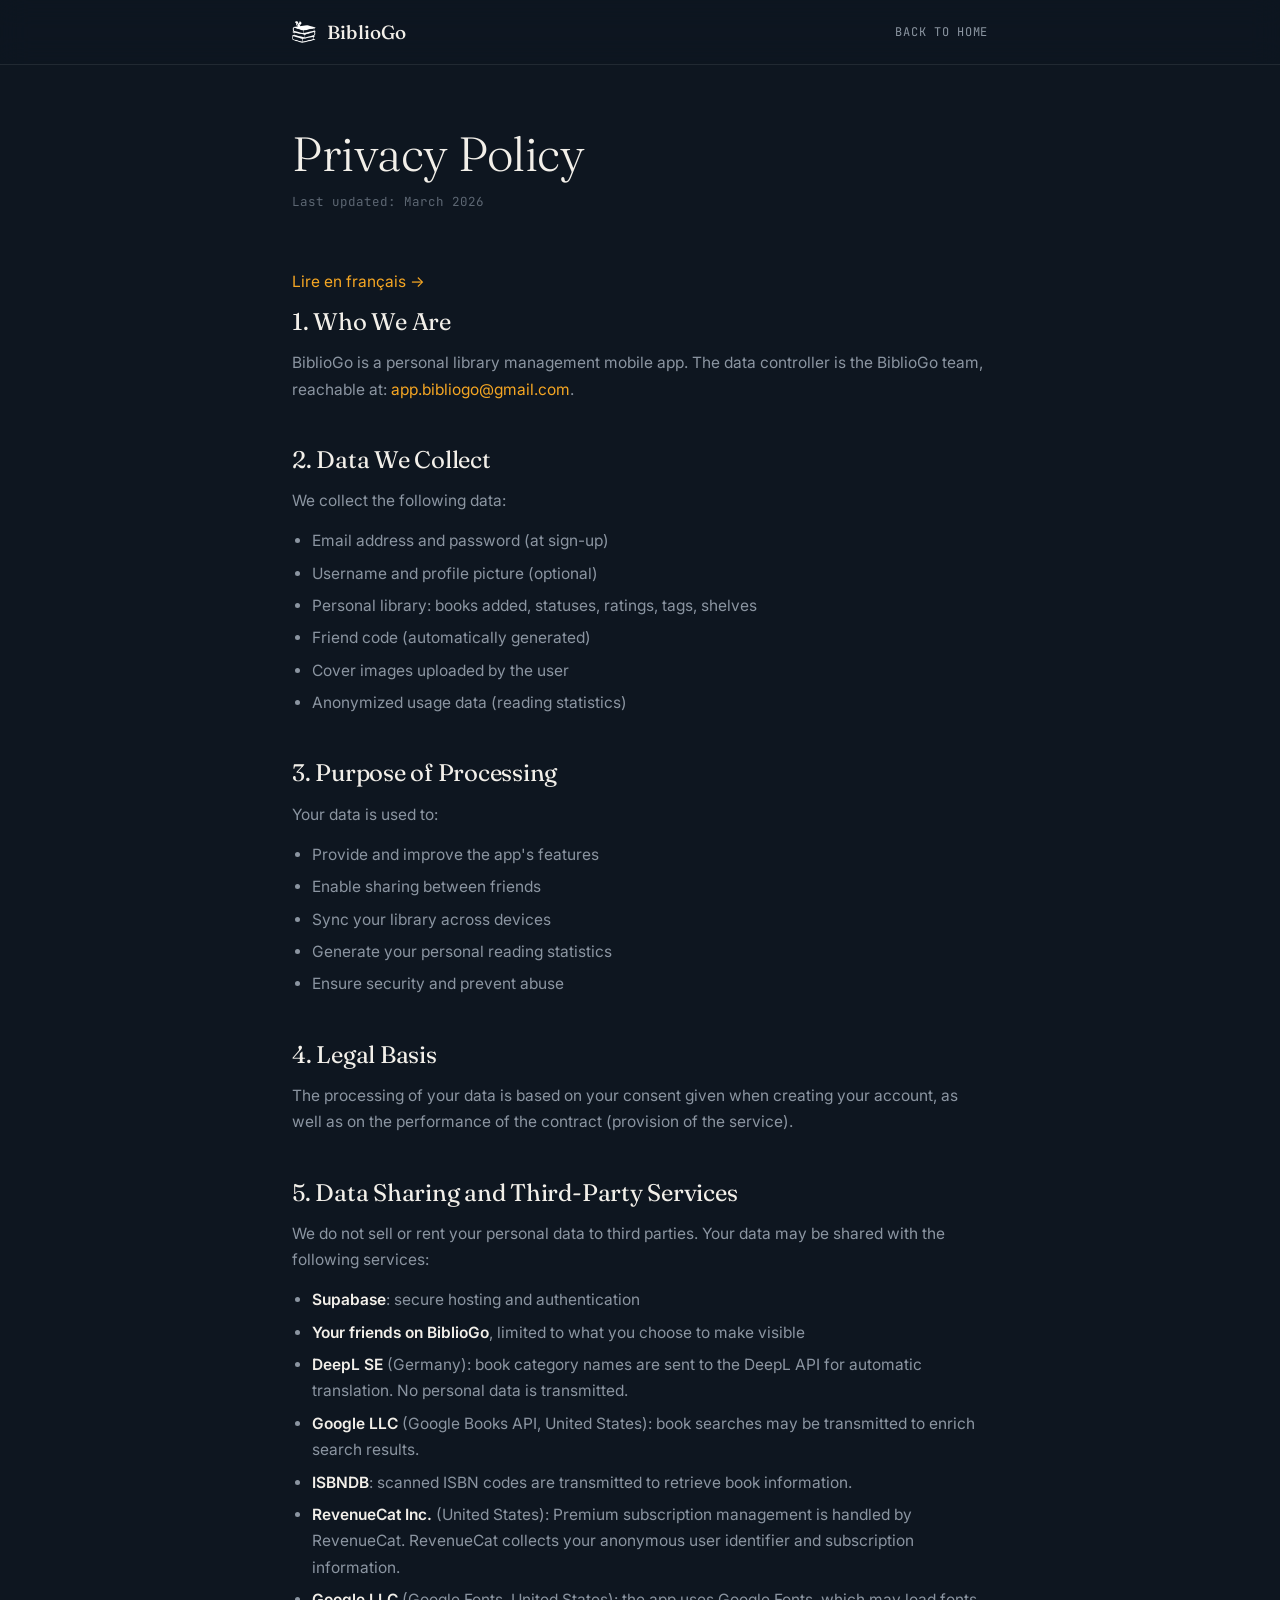
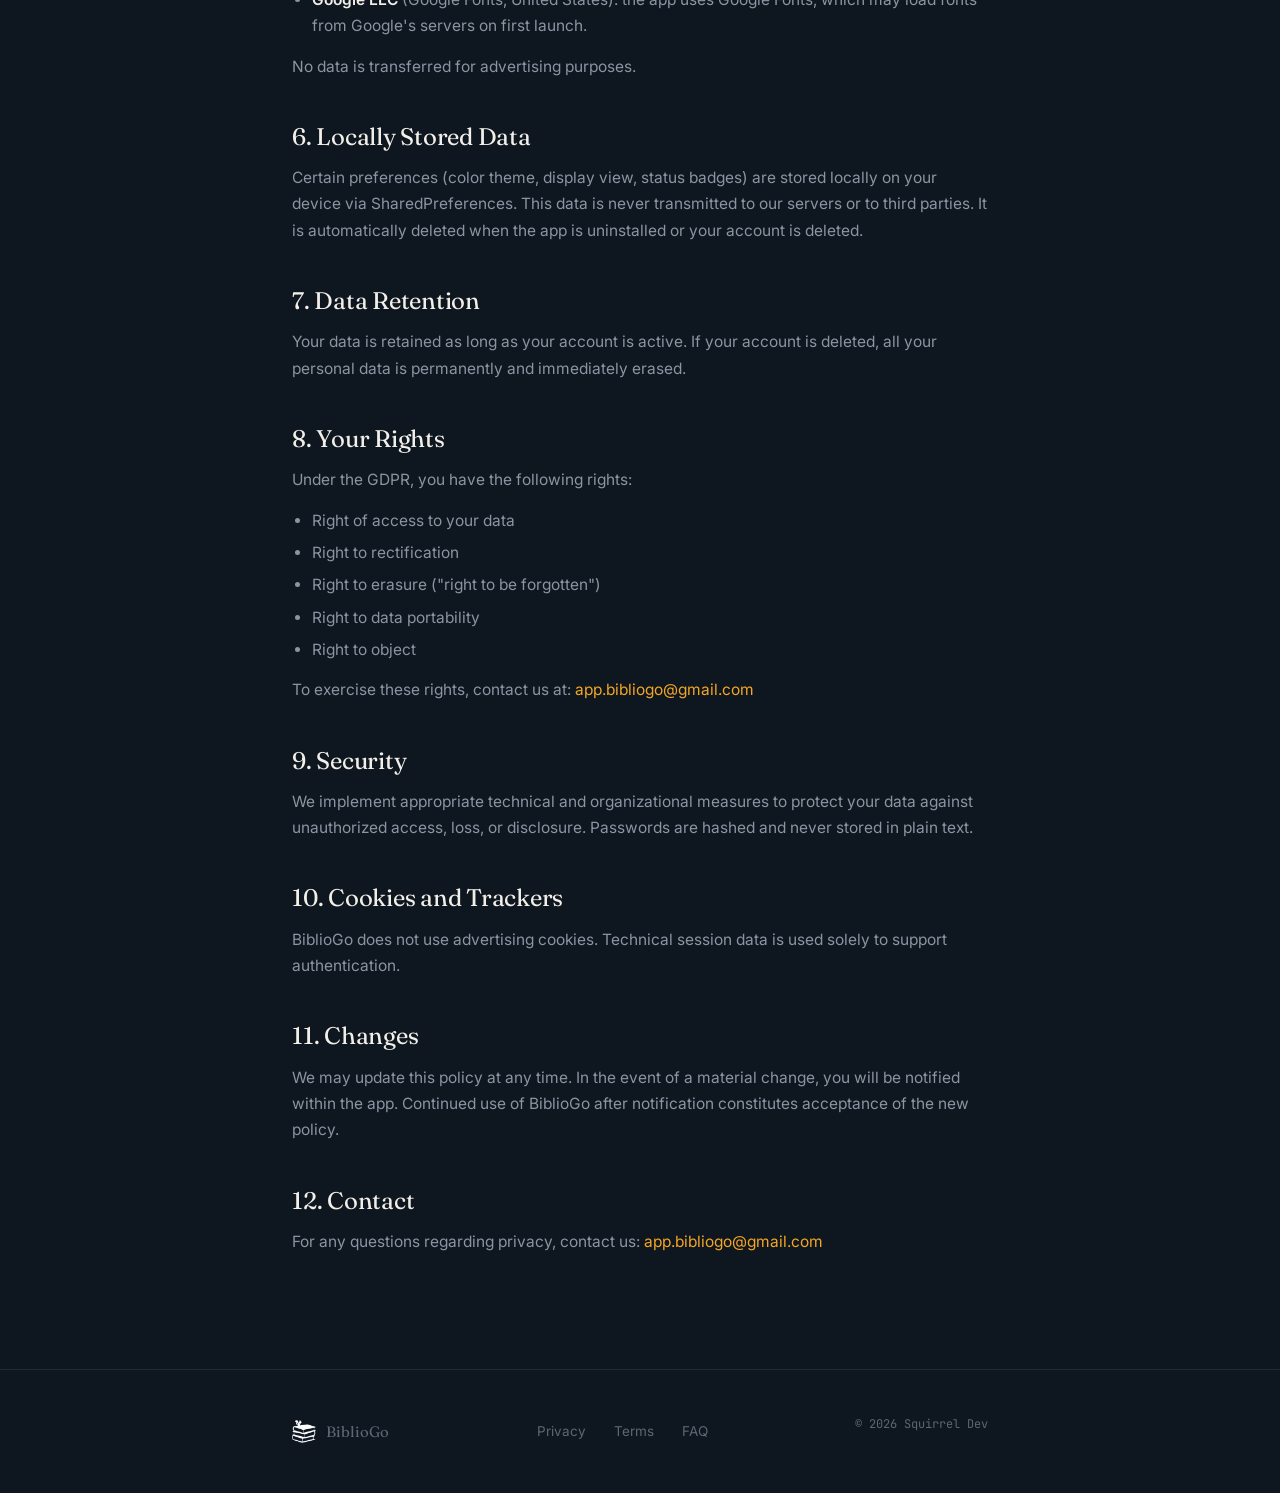
<file: en-privacy.html>
<!DOCTYPE html>
<html lang="en">
<head>
<meta charset="UTF-8">
<meta name="viewport" content="width=device-width, initial-scale=1.0">
<title>BiblioGo · Privacy Policy</title>
<meta name="description" content="Privacy policy for the BiblioGo app.">
<link rel="icon" href="/assets/favicon.ico" sizes="any">
<link rel="icon" type="image/png" sizes="192x192" href="/assets/icon-192.png">
<link rel="apple-touch-icon" href="/assets/apple-touch-icon.png">
<link rel="alternate" hreflang="fr" href="https://bibliogo.fr/privacy.html">
<link rel="alternate" hreflang="en" href="https://bibliogo.fr/en/privacy.html">
<link rel="preconnect" href="https://fonts.googleapis.com">
<link rel="preconnect" href="https://fonts.gstatic.com" crossorigin>
<link href="https://fonts.googleapis.com/css2?family=Fraunces:ital,opsz,wght@0,9..144,300;0,9..144,400;0,9..144,500;0,9..144,600;1,9..144,400;1,9..144,500&family=Inter:wght@400;500;600;700&family=JetBrains+Mono:wght@400;500&display=swap" rel="stylesheet">
<link rel="stylesheet" href="/assets/style.css">
<link rel="stylesheet" href="/assets/legal.css">
</head>
<body>

<header>
  <div class="nav">
    <a href="/index.html" class="brand">
      <img class="brand-mark" src="/assets/logo-mark-white.png" alt="" aria-hidden="true">
      BiblioGo
    </a>
    <a class="back-link" href="/index.html">Back to home</a>
  </div>
</header>

<main>
  <div class="wrap">
    <h1>Privacy Policy</h1>
    <p class="updated">Last updated: March 2026</p>
    <p><a href="/privacy.html">Lire en français →</a></p>

    <h2>1. Who We Are</h2>
    <p>BiblioGo is a personal library management mobile app. The data controller is the BiblioGo team, reachable at: <a href="mailto:app.bibliogo@gmail.com">app.bibliogo@gmail.com</a>.</p>

    <h2>2. Data We Collect</h2>
    <p>We collect the following data:</p>
    <ul>
      <li>Email address and password (at sign-up)</li>
      <li>Username and profile picture (optional)</li>
      <li>Personal library: books added, statuses, ratings, tags, shelves</li>
      <li>Friend code (automatically generated)</li>
      <li>Cover images uploaded by the user</li>
      <li>Anonymized usage data (reading statistics)</li>
    </ul>

    <h2>3. Purpose of Processing</h2>
    <p>Your data is used to:</p>
    <ul>
      <li>Provide and improve the app's features</li>
      <li>Enable sharing between friends</li>
      <li>Sync your library across devices</li>
      <li>Generate your personal reading statistics</li>
      <li>Ensure security and prevent abuse</li>
    </ul>

    <h2>4. Legal Basis</h2>
    <p>The processing of your data is based on your consent given when creating your account, as well as on the performance of the contract (provision of the service).</p>

    <h2>5. Data Sharing and Third-Party Services</h2>
    <p>We do not sell or rent your personal data to third parties. Your data may be shared with the following services:</p>
    <ul>
      <li><strong>Supabase</strong>: secure hosting and authentication</li>
      <li><strong>Your friends on BiblioGo</strong>, limited to what you choose to make visible</li>
      <li><strong>DeepL SE</strong> (Germany): book category names are sent to the DeepL API for automatic translation. No personal data is transmitted.</li>
      <li><strong>Google LLC</strong> (Google Books API, United States): book searches may be transmitted to enrich search results.</li>
      <li><strong>ISBNDB</strong>: scanned ISBN codes are transmitted to retrieve book information.</li>
      <li><strong>RevenueCat Inc.</strong> (United States): Premium subscription management is handled by RevenueCat. RevenueCat collects your anonymous user identifier and subscription information.</li>
      <li><strong>Google LLC</strong> (Google Fonts, United States): the app uses Google Fonts, which may load fonts from Google's servers on first launch.</li>
    </ul>
    <p>No data is transferred for advertising purposes.</p>

    <h2>6. Locally Stored Data</h2>
    <p>Certain preferences (color theme, display view, status badges) are stored locally on your device via SharedPreferences. This data is never transmitted to our servers or to third parties. It is automatically deleted when the app is uninstalled or your account is deleted.</p>

    <h2>7. Data Retention</h2>
    <p>Your data is retained as long as your account is active. If your account is deleted, all your personal data is permanently and immediately erased.</p>

    <h2>8. Your Rights</h2>
    <p>Under the GDPR, you have the following rights:</p>
    <ul>
      <li>Right of access to your data</li>
      <li>Right to rectification</li>
      <li>Right to erasure ("right to be forgotten")</li>
      <li>Right to data portability</li>
      <li>Right to object</li>
    </ul>
    <p>To exercise these rights, contact us at: <a href="mailto:app.bibliogo@gmail.com">app.bibliogo@gmail.com</a></p>

    <h2>9. Security</h2>
    <p>We implement appropriate technical and organizational measures to protect your data against unauthorized access, loss, or disclosure. Passwords are hashed and never stored in plain text.</p>

    <h2>10. Cookies and Trackers</h2>
    <p>BiblioGo does not use advertising cookies. Technical session data is used solely to support authentication.</p>

    <h2>11. Changes</h2>
    <p>We may update this policy at any time. In the event of a material change, you will be notified within the app. Continued use of BiblioGo after notification constitutes acceptance of the new policy.</p>

    <h2>12. Contact</h2>
    <p>For any questions regarding privacy, contact us: <a href="mailto:app.bibliogo@gmail.com">app.bibliogo@gmail.com</a></p>
  </div>
</main>

<footer>
  <div class="wrap foot-inner">
    <a href="/index.html" class="foot-brand">
      <img class="brand-mark" src="/assets/logo-mark-white.png" alt="" aria-hidden="true">
      BiblioGo
    </a>
    <div class="foot-links">
      <a href="/en/privacy.html">Privacy</a>
      <a href="/en/terms.html">Terms</a>
      <a href="/faq.html">FAQ</a>
    </div>
    <p style="font-family:'JetBrains Mono',monospace;font-size:12px;color:var(--text-faint);">© 2026 Squirrel Dev</p>
  </div>
</footer>

</body>
</html>
</file>
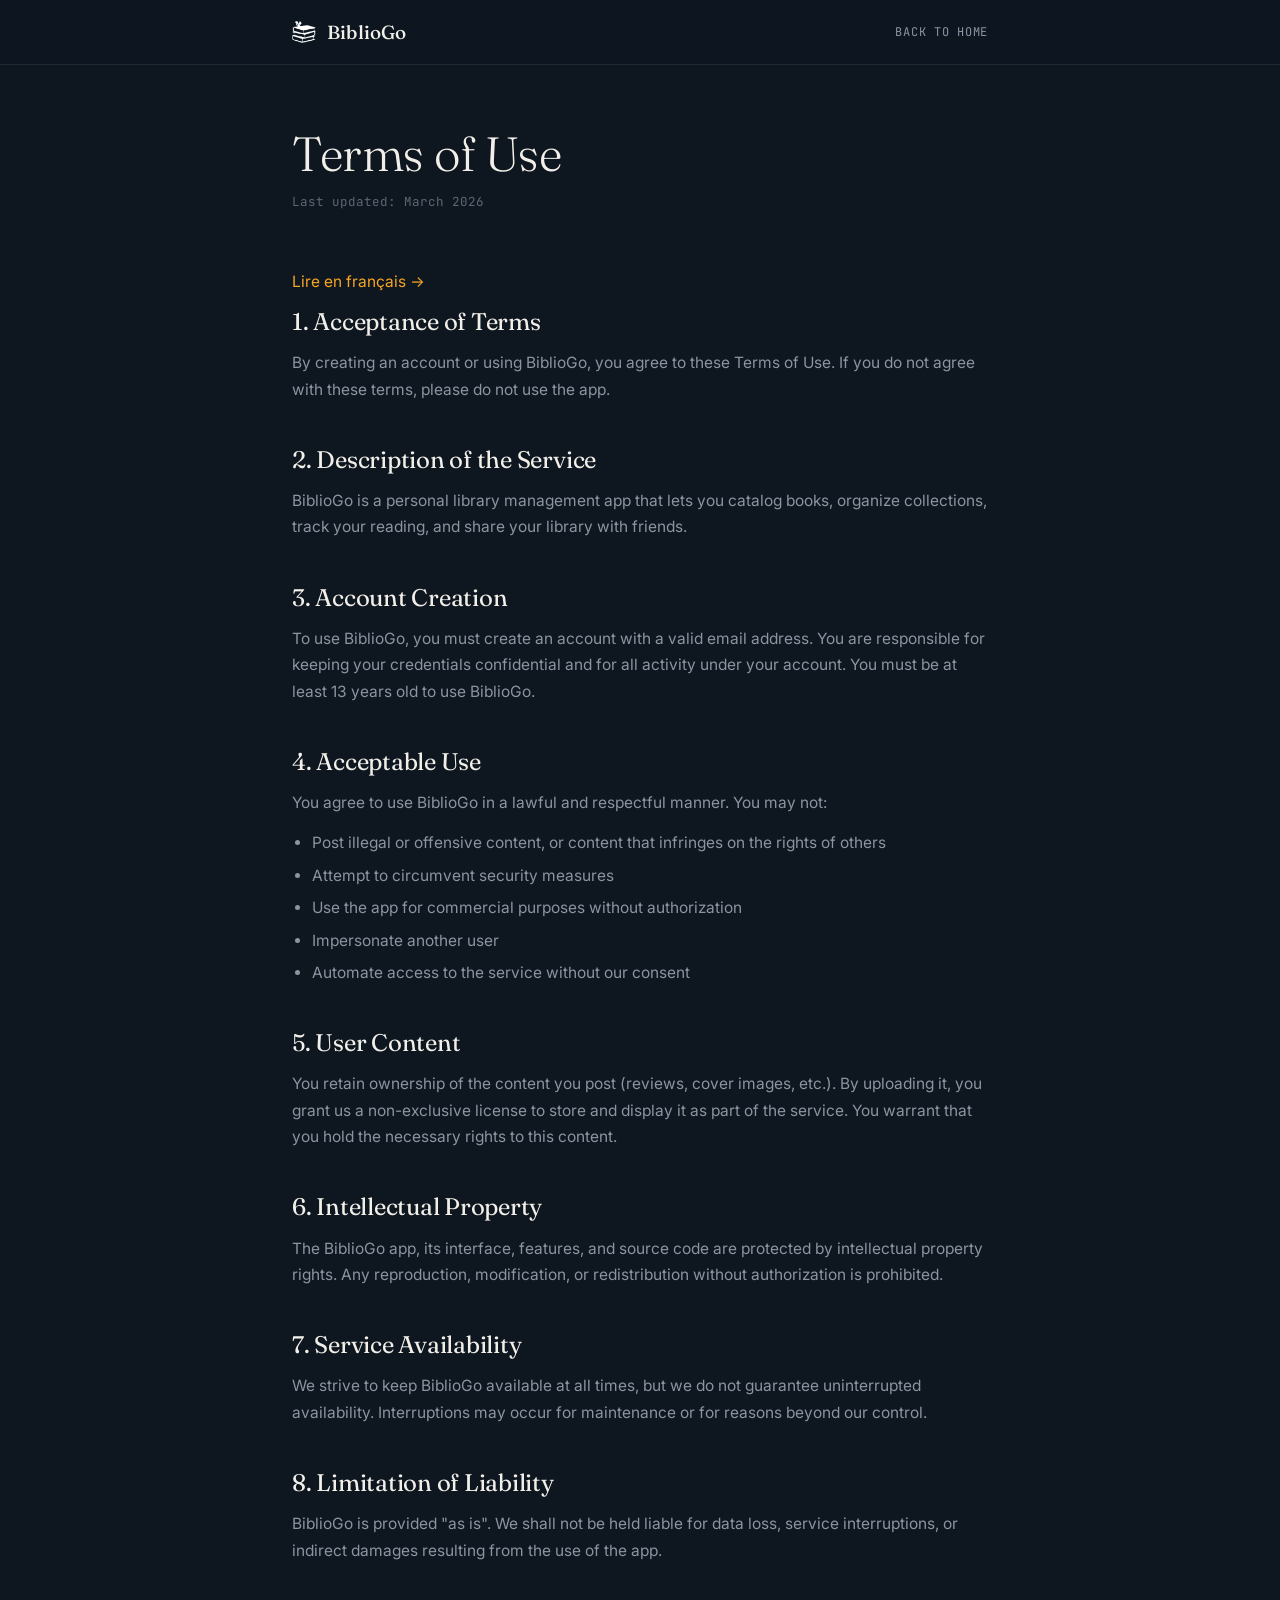
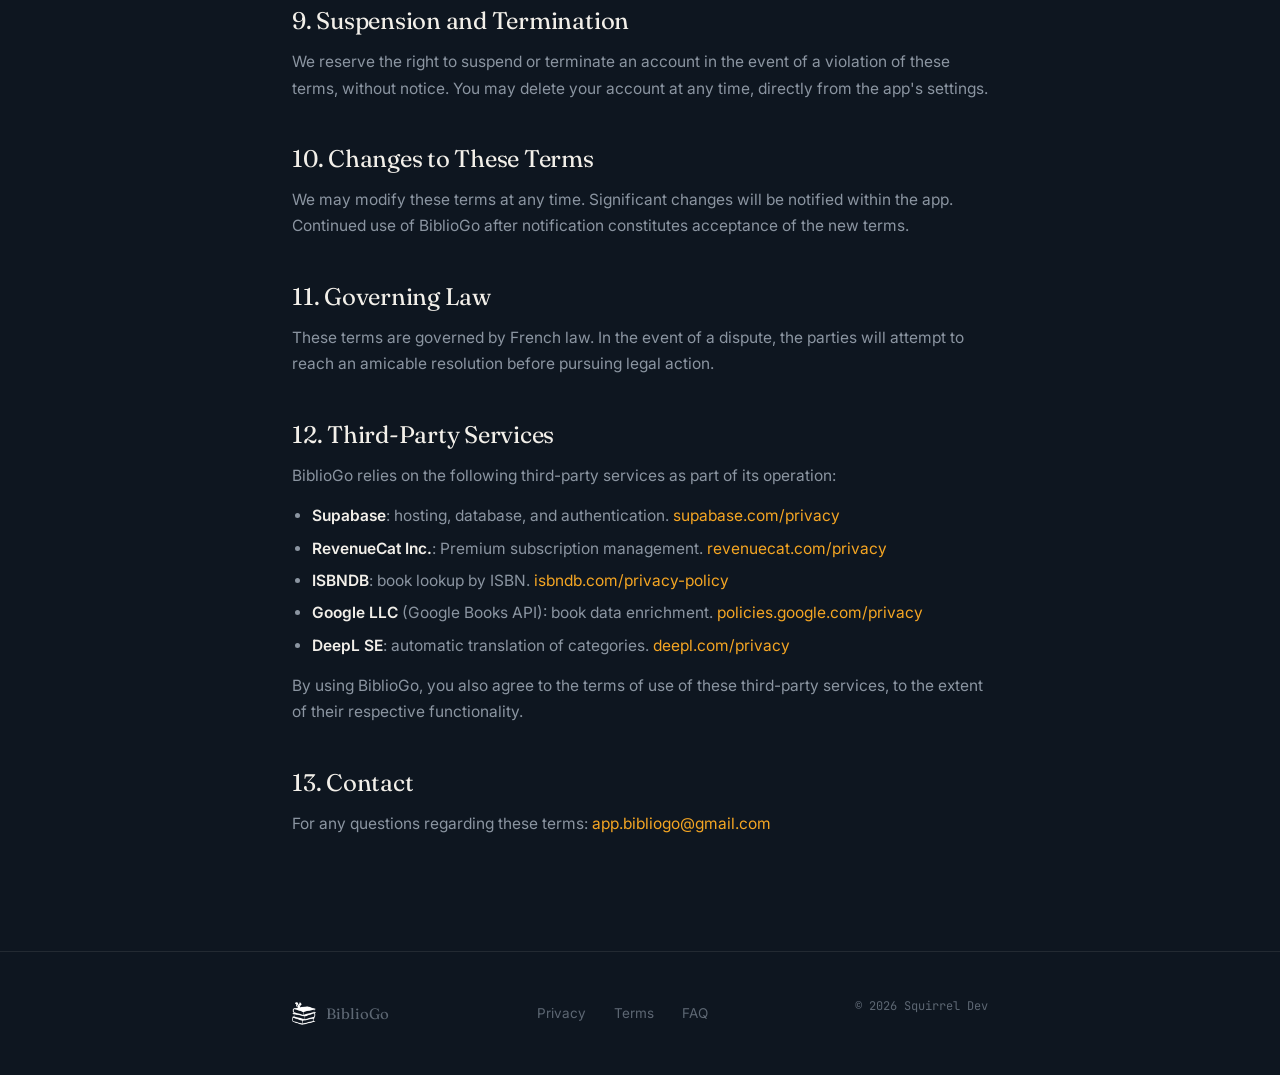
<file: en-terms.html>
<!DOCTYPE html>
<html lang="en">
<head>
<meta charset="UTF-8">
<meta name="viewport" content="width=device-width, initial-scale=1.0">
<title>BiblioGo · Terms of Use</title>
<meta name="description" content="Terms of use for the BiblioGo app.">
<link rel="icon" href="/assets/favicon.ico" sizes="any">
<link rel="icon" type="image/png" sizes="192x192" href="/assets/icon-192.png">
<link rel="apple-touch-icon" href="/assets/apple-touch-icon.png">
<link rel="alternate" hreflang="fr" href="https://bibliogo.fr/terms.html">
<link rel="alternate" hreflang="en" href="https://bibliogo.fr/en/terms.html">
<link rel="preconnect" href="https://fonts.googleapis.com">
<link rel="preconnect" href="https://fonts.gstatic.com" crossorigin>
<link href="https://fonts.googleapis.com/css2?family=Fraunces:ital,opsz,wght@0,9..144,300;0,9..144,400;0,9..144,500;0,9..144,600;1,9..144,400;1,9..144,500&family=Inter:wght@400;500;600;700&family=JetBrains+Mono:wght@400;500&display=swap" rel="stylesheet">
<link rel="stylesheet" href="/assets/style.css">
<link rel="stylesheet" href="/assets/legal.css">
</head>
<body>

<header>
  <div class="nav">
    <a href="/index.html" class="brand">
      <img class="brand-mark" src="/assets/logo-mark-white.png" alt="" aria-hidden="true">
      BiblioGo
    </a>
    <a class="back-link" href="/index.html">Back to home</a>
  </div>
</header>

<main>
  <div class="wrap">
    <h1>Terms of Use</h1>
    <p class="updated">Last updated: March 2026</p>
    <p><a href="/terms.html">Lire en français →</a></p>

    <h2>1. Acceptance of Terms</h2>
    <p>By creating an account or using BiblioGo, you agree to these Terms of Use. If you do not agree with these terms, please do not use the app.</p>

    <h2>2. Description of the Service</h2>
    <p>BiblioGo is a personal library management app that lets you catalog books, organize collections, track your reading, and share your library with friends.</p>

    <h2>3. Account Creation</h2>
    <p>To use BiblioGo, you must create an account with a valid email address. You are responsible for keeping your credentials confidential and for all activity under your account. You must be at least 13 years old to use BiblioGo.</p>

    <h2>4. Acceptable Use</h2>
    <p>You agree to use BiblioGo in a lawful and respectful manner. You may not:</p>
    <ul>
      <li>Post illegal or offensive content, or content that infringes on the rights of others</li>
      <li>Attempt to circumvent security measures</li>
      <li>Use the app for commercial purposes without authorization</li>
      <li>Impersonate another user</li>
      <li>Automate access to the service without our consent</li>
    </ul>

    <h2>5. User Content</h2>
    <p>You retain ownership of the content you post (reviews, cover images, etc.). By uploading it, you grant us a non-exclusive license to store and display it as part of the service. You warrant that you hold the necessary rights to this content.</p>

    <h2>6. Intellectual Property</h2>
    <p>The BiblioGo app, its interface, features, and source code are protected by intellectual property rights. Any reproduction, modification, or redistribution without authorization is prohibited.</p>

    <h2>7. Service Availability</h2>
    <p>We strive to keep BiblioGo available at all times, but we do not guarantee uninterrupted availability. Interruptions may occur for maintenance or for reasons beyond our control.</p>

    <h2>8. Limitation of Liability</h2>
    <p>BiblioGo is provided "as is". We shall not be held liable for data loss, service interruptions, or indirect damages resulting from the use of the app.</p>

    <h2>9. Suspension and Termination</h2>
    <p>We reserve the right to suspend or terminate an account in the event of a violation of these terms, without notice. You may delete your account at any time, directly from the app's settings.</p>

    <h2>10. Changes to These Terms</h2>
    <p>We may modify these terms at any time. Significant changes will be notified within the app. Continued use of BiblioGo after notification constitutes acceptance of the new terms.</p>

    <h2>11. Governing Law</h2>
    <p>These terms are governed by French law. In the event of a dispute, the parties will attempt to reach an amicable resolution before pursuing legal action.</p>

    <h2>12. Third-Party Services</h2>
    <p>BiblioGo relies on the following third-party services as part of its operation:</p>
    <ul>
      <li><strong>Supabase</strong>: hosting, database, and authentication. <a href="https://supabase.com/privacy" target="_blank" rel="noopener">supabase.com/privacy</a></li>
      <li><strong>RevenueCat Inc.</strong>: Premium subscription management. <a href="https://www.revenuecat.com/privacy" target="_blank" rel="noopener">revenuecat.com/privacy</a></li>
      <li><strong>ISBNDB</strong>: book lookup by ISBN. <a href="https://isbndb.com/privacy-policy" target="_blank" rel="noopener">isbndb.com/privacy-policy</a></li>
      <li><strong>Google LLC</strong> (Google Books API): book data enrichment. <a href="https://policies.google.com/privacy" target="_blank" rel="noopener">policies.google.com/privacy</a></li>
      <li><strong>DeepL SE</strong>: automatic translation of categories. <a href="https://www.deepl.com/privacy" target="_blank" rel="noopener">deepl.com/privacy</a></li>
    </ul>
    <p>By using BiblioGo, you also agree to the terms of use of these third-party services, to the extent of their respective functionality.</p>

    <h2>13. Contact</h2>
    <p>For any questions regarding these terms: <a href="mailto:app.bibliogo@gmail.com">app.bibliogo@gmail.com</a></p>
  </div>
</main>

<footer>
  <div class="wrap foot-inner">
    <a href="/index.html" class="foot-brand">
      <img class="brand-mark" src="/assets/logo-mark-white.png" alt="" aria-hidden="true">
      BiblioGo
    </a>
    <div class="foot-links">
      <a href="/en/privacy.html">Privacy</a>
      <a href="/en/terms.html">Terms</a>
      <a href="/faq.html">FAQ</a>
    </div>
    <p style="font-family:'JetBrains Mono',monospace;font-size:12px;color:var(--text-faint);">© 2026 Squirrel Dev</p>
  </div>
</footer>

</body>
</html>
</file>
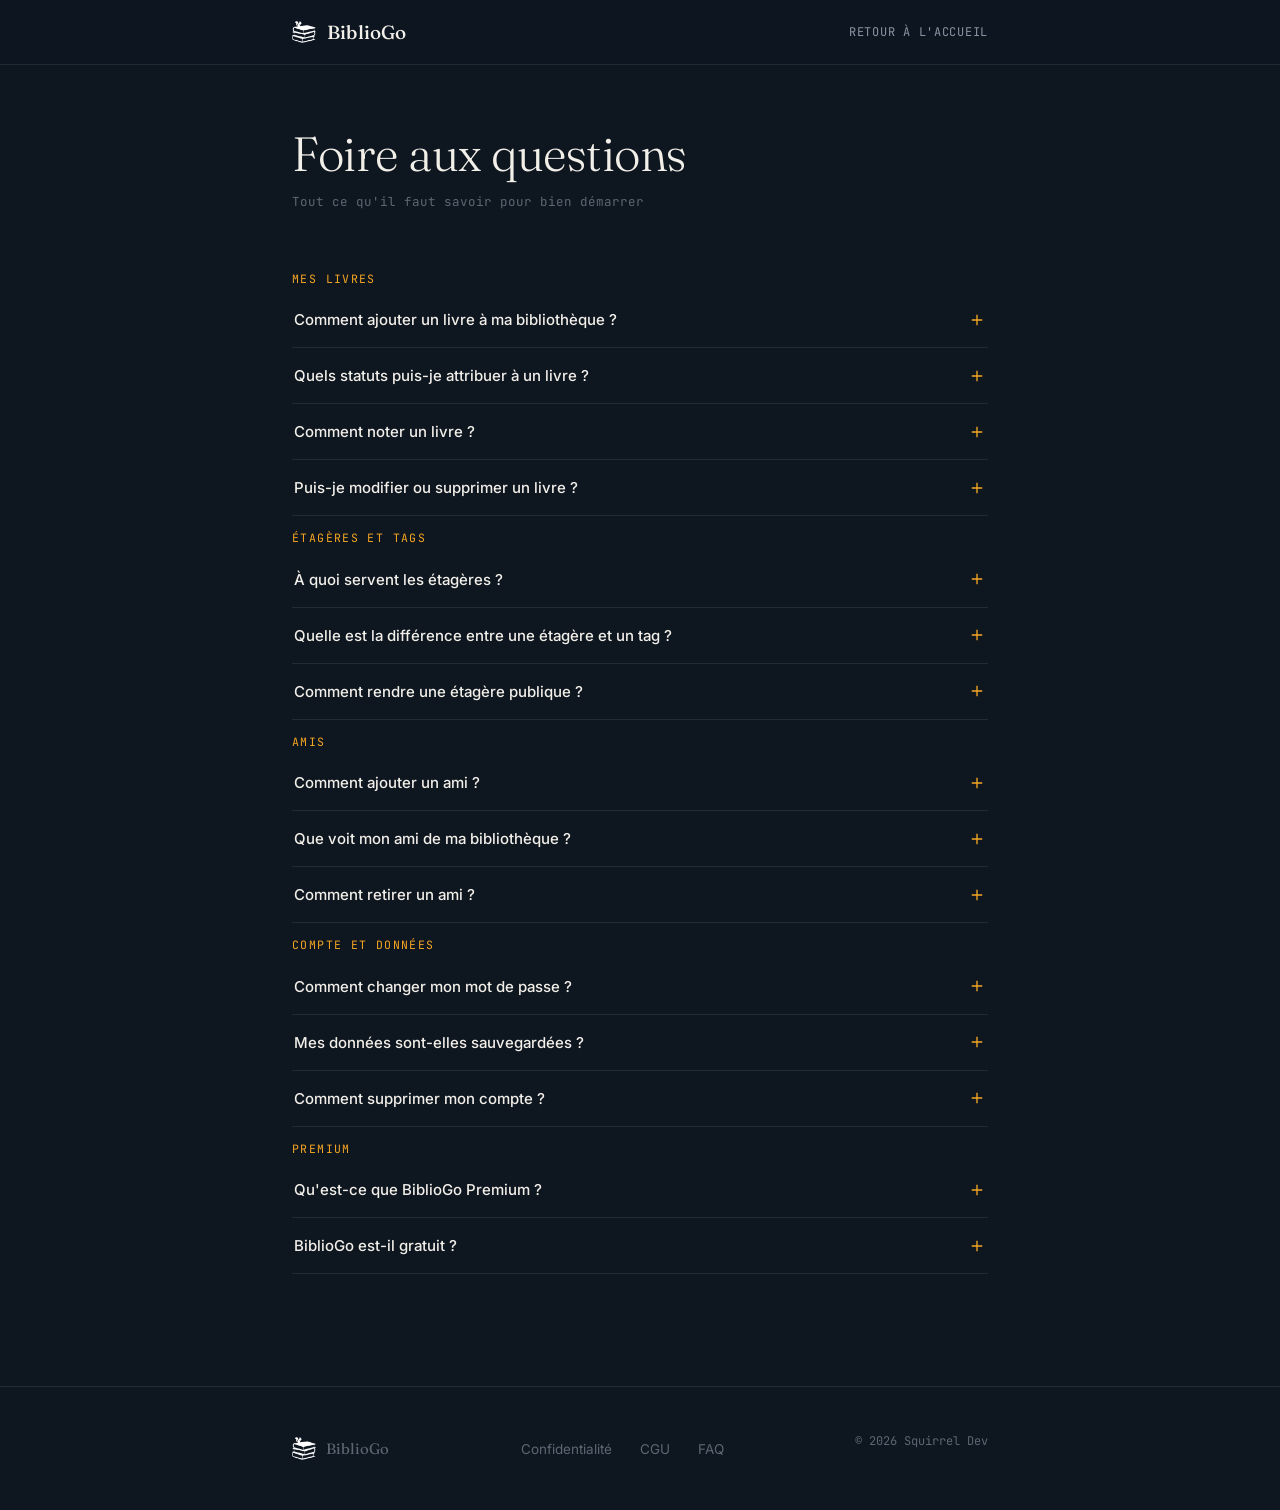
<file: faq.html>
<!DOCTYPE html>
<html lang="fr">
<head>
<meta charset="UTF-8">
<meta name="viewport" content="width=device-width, initial-scale=1.0">
<title>BiblioGo · Foire aux questions</title>
<meta name="description" content="Questions fréquentes sur l'application BiblioGo.">
<link rel="icon" href="assets/favicon.ico" sizes="any">
<link rel="icon" type="image/png" sizes="192x192" href="assets/icon-192.png">
<link rel="apple-touch-icon" href="assets/apple-touch-icon.png">
<link rel="preconnect" href="https://fonts.googleapis.com">
<link rel="preconnect" href="https://fonts.gstatic.com" crossorigin>
<link href="https://fonts.googleapis.com/css2?family=Fraunces:ital,opsz,wght@0,9..144,300;0,9..144,400;0,9..144,500;0,9..144,600;1,9..144,400;1,9..144,500&family=Inter:wght@400;500;600;700&family=JetBrains+Mono:wght@400;500&display=swap" rel="stylesheet">
<link rel="stylesheet" href="/assets/style.css">
<link rel="stylesheet" href="/assets/legal.css">
<style>
  /* Styles propres à la page FAQ : accordéons de question/réponse */
  .faq-section{ margin-bottom:12px; }
  .faq-section-title{
    font-family:'JetBrains Mono', monospace;
    font-size:11.5px;
    letter-spacing:0.12em;
    text-transform:uppercase;
    color:var(--amber);
    margin:44px 0 4px;
  }
  .faq-section-title:first-of-type{ margin-top:0; }

  .faq-item{
    border-bottom:1px solid var(--line);
  }
  .faq-q{
    display:flex;
    align-items:center;
    justify-content:space-between;
    gap:16px;
    padding:18px 2px;
    cursor:pointer;
    list-style:none;
    font-size:15px;
    font-weight:500;
    color:var(--text);
  }
  .faq-q::-webkit-details-marker{ display:none; }
  .faq-q::marker{ content:""; }
  .faq-icon{
    flex:none;
    width:18px; height:18px;
    color:var(--amber);
    transition:transform .2s ease;
  }
  .faq-icon svg{ width:100%; height:100%; }
  details[open] .faq-icon{ transform:rotate(45deg); }

  .faq-a{
    padding:0 2px 20px;
    max-width:600px;
  }
  .faq-a p{
    font-size:14.5px;
    line-height:1.65;
    color:var(--text-dim);
    margin:0;
  }
</style>
</head>
<body>

<header>
  <div class="nav">
    <a href="/index.html" class="brand">
      <img class="brand-mark" src="assets/logo-mark-white.png" alt="" aria-hidden="true">
      BiblioGo
    </a>
    <a class="back-link" href="/index.html">Retour à l'accueil</a>
  </div>
</header>

<main>
  <div class="wrap">
    <h1>Foire aux questions</h1>
    <p class="updated">Tout ce qu'il faut savoir pour bien démarrer</p>

    <div class="faq-section">
      <p class="faq-section-title">Mes livres</p>

      <details class="faq-item">
        <summary class="faq-q">Comment ajouter un livre à ma bibliothèque ?
          <span class="faq-icon"><svg viewBox="0 0 24 24" fill="none" stroke="currentColor" stroke-width="1.8"><path d="M12 5 V19 M5 12 H19"/></svg></span>
        </summary>
        <div class="faq-a"><p>Appuyez sur le bouton + en bas de l'écran. Vous pouvez scanner le code-barres ISBN du livre, saisir l'ISBN manuellement, ou ajouter le livre manuellement en remplissant ses informations.</p></div>
      </details>

      <details class="faq-item">
        <summary class="faq-q">Quels statuts puis-je attribuer à un livre ?
          <span class="faq-icon"><svg viewBox="0 0 24 24" fill="none" stroke="currentColor" stroke-width="1.8"><path d="M12 5 V19 M5 12 H19"/></svg></span>
        </summary>
        <div class="faq-a"><p>BiblioGo propose cinq statuts : À lire, En cours de lecture, Lu, Abandonné et Possédé. Vous pouvez changer le statut à tout moment depuis la fiche du livre.</p></div>
      </details>

      <details class="faq-item">
        <summary class="faq-q">Comment noter un livre ?
          <span class="faq-icon"><svg viewBox="0 0 24 24" fill="none" stroke="currentColor" stroke-width="1.8"><path d="M12 5 V19 M5 12 H19"/></svg></span>
        </summary>
        <div class="faq-a"><p>Ouvrez la fiche du livre et appuyez sur les étoiles de notation. Vous pouvez attribuer une note de 1 à 5 étoiles.</p></div>
      </details>

      <details class="faq-item">
        <summary class="faq-q">Puis-je modifier ou supprimer un livre ?
          <span class="faq-icon"><svg viewBox="0 0 24 24" fill="none" stroke="currentColor" stroke-width="1.8"><path d="M12 5 V19 M5 12 H19"/></svg></span>
        </summary>
        <div class="faq-a"><p>Oui. Depuis la fiche du livre, appuyez sur le menu (trois points) pour accéder aux options de modification et de suppression.</p></div>
      </details>
    </div>

    <div class="faq-section">
      <p class="faq-section-title">Étagères et tags</p>

      <details class="faq-item">
        <summary class="faq-q">À quoi servent les étagères ?
          <span class="faq-icon"><svg viewBox="0 0 24 24" fill="none" stroke="currentColor" stroke-width="1.8"><path d="M12 5 V19 M5 12 H19"/></svg></span>
        </summary>
        <div class="faq-a"><p>Les étagères vous permettent d'organiser vos livres en collections personnalisées (ex. : Vacances, À offrir, Mes classiques). Un livre peut appartenir à plusieurs étagères.</p></div>
      </details>

      <details class="faq-item">
        <summary class="faq-q">Quelle est la différence entre une étagère et un tag ?
          <span class="faq-icon"><svg viewBox="0 0 24 24" fill="none" stroke="currentColor" stroke-width="1.8"><path d="M12 5 V19 M5 12 H19"/></svg></span>
        </summary>
        <div class="faq-a"><p>Les étagères sont des collections ordonnées et peuvent être rendues publiques. Les tags sont des étiquettes légères pour catégoriser rapidement vos livres (ex. : Thriller, Coup de cœur).</p></div>
      </details>

      <details class="faq-item">
        <summary class="faq-q">Comment rendre une étagère publique ?
          <span class="faq-icon"><svg viewBox="0 0 24 24" fill="none" stroke="currentColor" stroke-width="1.8"><path d="M12 5 V19 M5 12 H19"/></svg></span>
        </summary>
        <div class="faq-a"><p>Depuis le détail de l'étagère, appuyez sur le menu et activez l'option "Rendre publique". Vous obtiendrez un lien partageable unique.</p></div>
      </details>
    </div>

    <div class="faq-section">
      <p class="faq-section-title">Amis</p>

      <details class="faq-item">
        <summary class="faq-q">Comment ajouter un ami ?
          <span class="faq-icon"><svg viewBox="0 0 24 24" fill="none" stroke="currentColor" stroke-width="1.8"><path d="M12 5 V19 M5 12 H19"/></svg></span>
        </summary>
        <div class="faq-a"><p>Rendez-vous dans l'onglet Amis et appuyez sur "Ajouter un ami". Entrez le code ami de votre contact, visible dans ses paramètres.</p></div>
      </details>

      <details class="faq-item">
        <summary class="faq-q">Que voit mon ami de ma bibliothèque ?
          <span class="faq-icon"><svg viewBox="0 0 24 24" fill="none" stroke="currentColor" stroke-width="1.8"><path d="M12 5 V19 M5 12 H19"/></svg></span>
        </summary>
        <div class="faq-a"><p>Vos amis peuvent voir vos livres, vos étagères publiques, vos notes et vos statistiques de lecture. Vos étagères privées et vos notes personnelles restent invisibles.</p></div>
      </details>

      <details class="faq-item">
        <summary class="faq-q">Comment retirer un ami ?
          <span class="faq-icon"><svg viewBox="0 0 24 24" fill="none" stroke="currentColor" stroke-width="1.8"><path d="M12 5 V19 M5 12 H19"/></svg></span>
        </summary>
        <div class="faq-a"><p>Depuis le profil de votre ami, appuyez sur le menu et sélectionnez "Retirer de mes amis". Cette action est réversible.</p></div>
      </details>
    </div>

    <div class="faq-section">
      <p class="faq-section-title">Compte et données</p>

      <details class="faq-item">
        <summary class="faq-q">Comment changer mon mot de passe ?
          <span class="faq-icon"><svg viewBox="0 0 24 24" fill="none" stroke="currentColor" stroke-width="1.8"><path d="M12 5 V19 M5 12 H19"/></svg></span>
        </summary>
        <div class="faq-a"><p>Allez dans Paramètres puis Changer de mot de passe. Renseignez votre mot de passe actuel ainsi que le nouveau, puis confirmez.</p></div>
      </details>

      <details class="faq-item">
        <summary class="faq-q">Mes données sont-elles sauvegardées ?
          <span class="faq-icon"><svg viewBox="0 0 24 24" fill="none" stroke="currentColor" stroke-width="1.8"><path d="M12 5 V19 M5 12 H19"/></svg></span>
        </summary>
        <div class="faq-a"><p>Oui, toutes vos données sont synchronisées en temps réel sur nos serveurs sécurisés. Vous pouvez retrouver votre bibliothèque sur n'importe quel appareil en vous connectant à votre compte.</p></div>
      </details>

      <details class="faq-item">
        <summary class="faq-q">Comment supprimer mon compte ?
          <span class="faq-icon"><svg viewBox="0 0 24 24" fill="none" stroke="currentColor" stroke-width="1.8"><path d="M12 5 V19 M5 12 H19"/></svg></span>
        </summary>
        <div class="faq-a"><p>Pour supprimer votre compte et l'ensemble de vos données, contactez-nous à <a href="mailto:app.bibliogo@gmail.com">app.bibliogo@gmail.com</a>. Nous traiterons votre demande dans un délai de 30 jours.</p></div>
      </details>
    </div>

    <div class="faq-section">
      <p class="faq-section-title">Premium</p>

      <details class="faq-item">
        <summary class="faq-q">Qu'est-ce que BiblioGo Premium ?
          <span class="faq-icon"><svg viewBox="0 0 24 24" fill="none" stroke="currentColor" stroke-width="1.8"><path d="M12 5 V19 M5 12 H19"/></svg></span>
        </summary>
        <div class="faq-a"><p>BiblioGo Premium est une offre payante qui déverrouille des fonctionnalités avancées comme les statistiques détaillées, les étagères illimitées, et d'autres options à venir.</p></div>
      </details>

      <details class="faq-item">
        <summary class="faq-q">BiblioGo est-il gratuit ?
          <span class="faq-icon"><svg viewBox="0 0 24 24" fill="none" stroke="currentColor" stroke-width="1.8"><path d="M12 5 V19 M5 12 H19"/></svg></span>
        </summary>
        <div class="faq-a"><p>Oui, BiblioGo est gratuit avec toutes les fonctionnalités essentielles. La version Premium propose des fonctionnalités supplémentaires en option.</p></div>
      </details>
    </div>

  </div>
</main>

<footer>
  <div class="wrap foot-inner">
    <a href="/index.html" class="foot-brand">
      <img class="brand-mark" src="assets/logo-mark-white.png" alt="" aria-hidden="true">
      BiblioGo
    </a>
    <div class="foot-links">
      <a href="/privacy.html">Confidentialité</a>
      <a href="/terms.html">CGU</a>
      <a href="/faq.html">FAQ</a>
    </div>
    <p style="font-family:'JetBrains Mono',monospace;font-size:12px;color:var(--text-faint);">© 2026 Squirrel Dev</p>
  </div>
</footer>

</body>
</html>
</file>
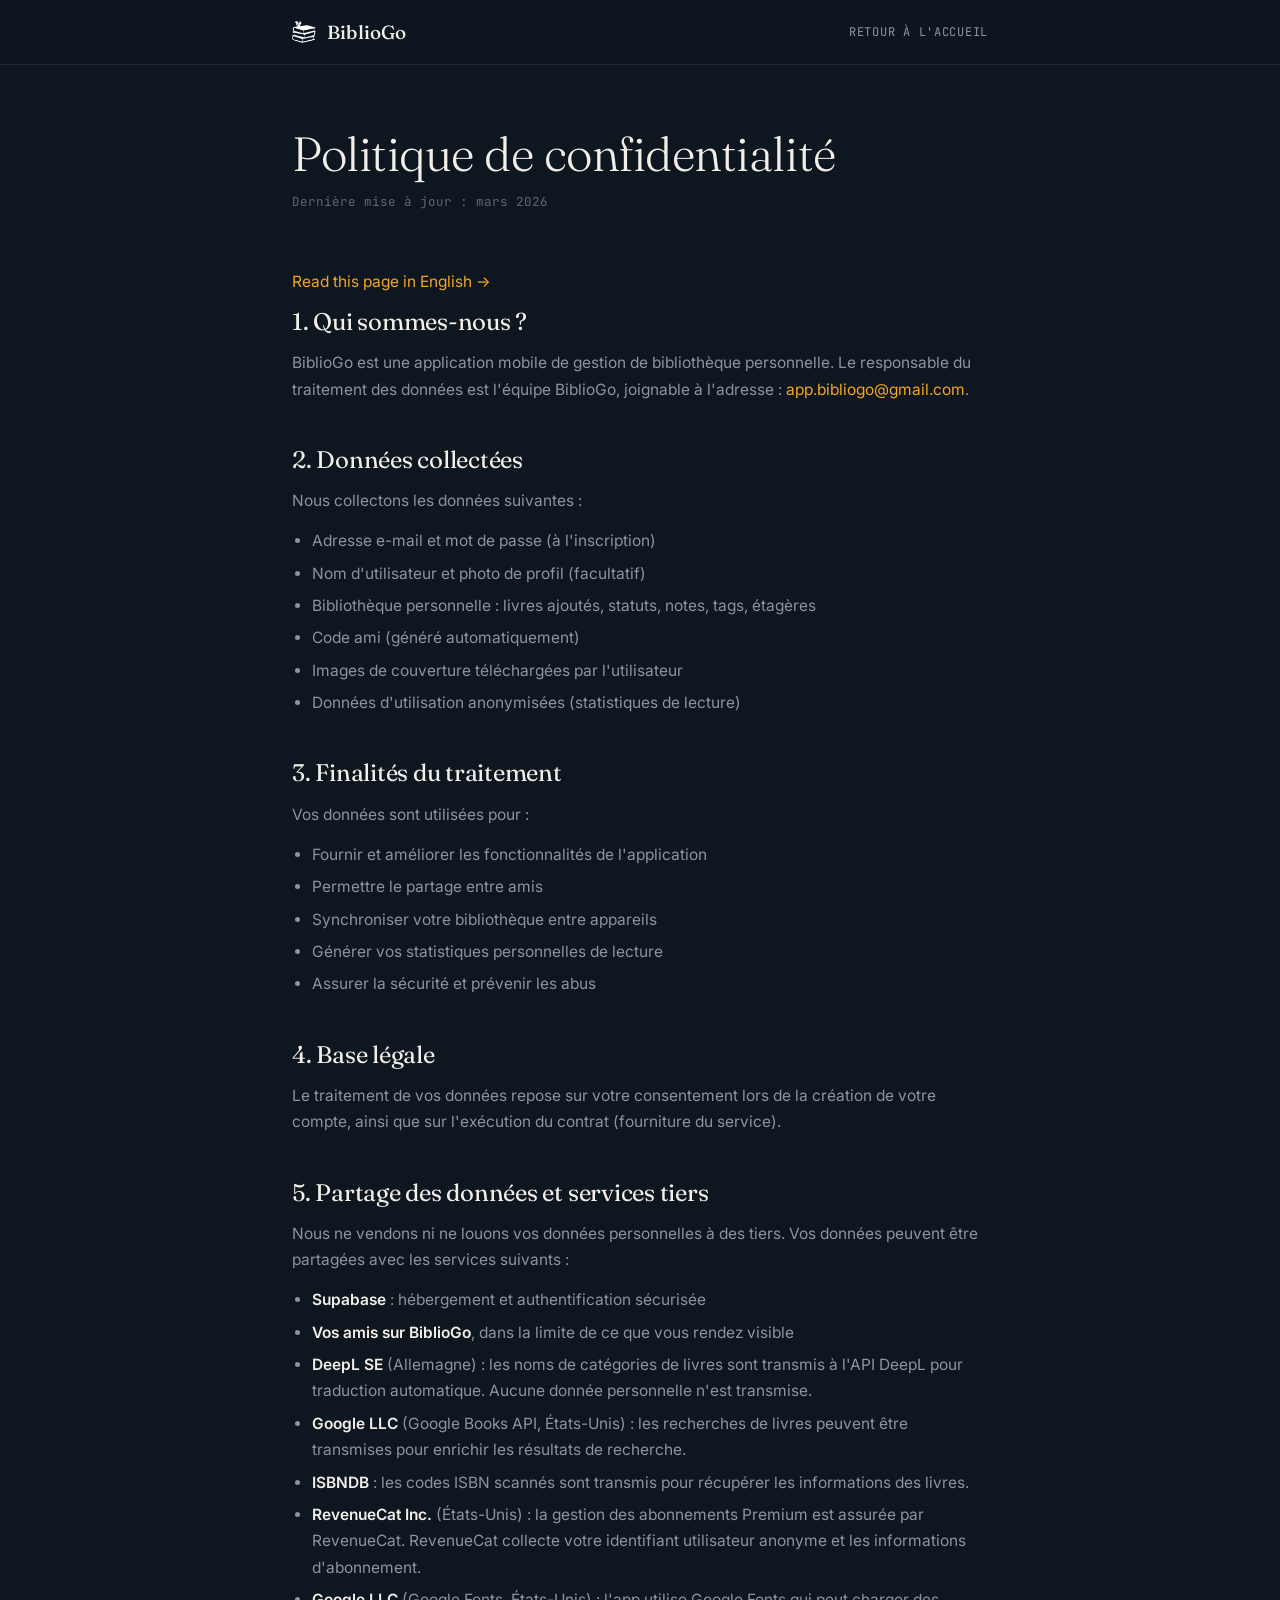
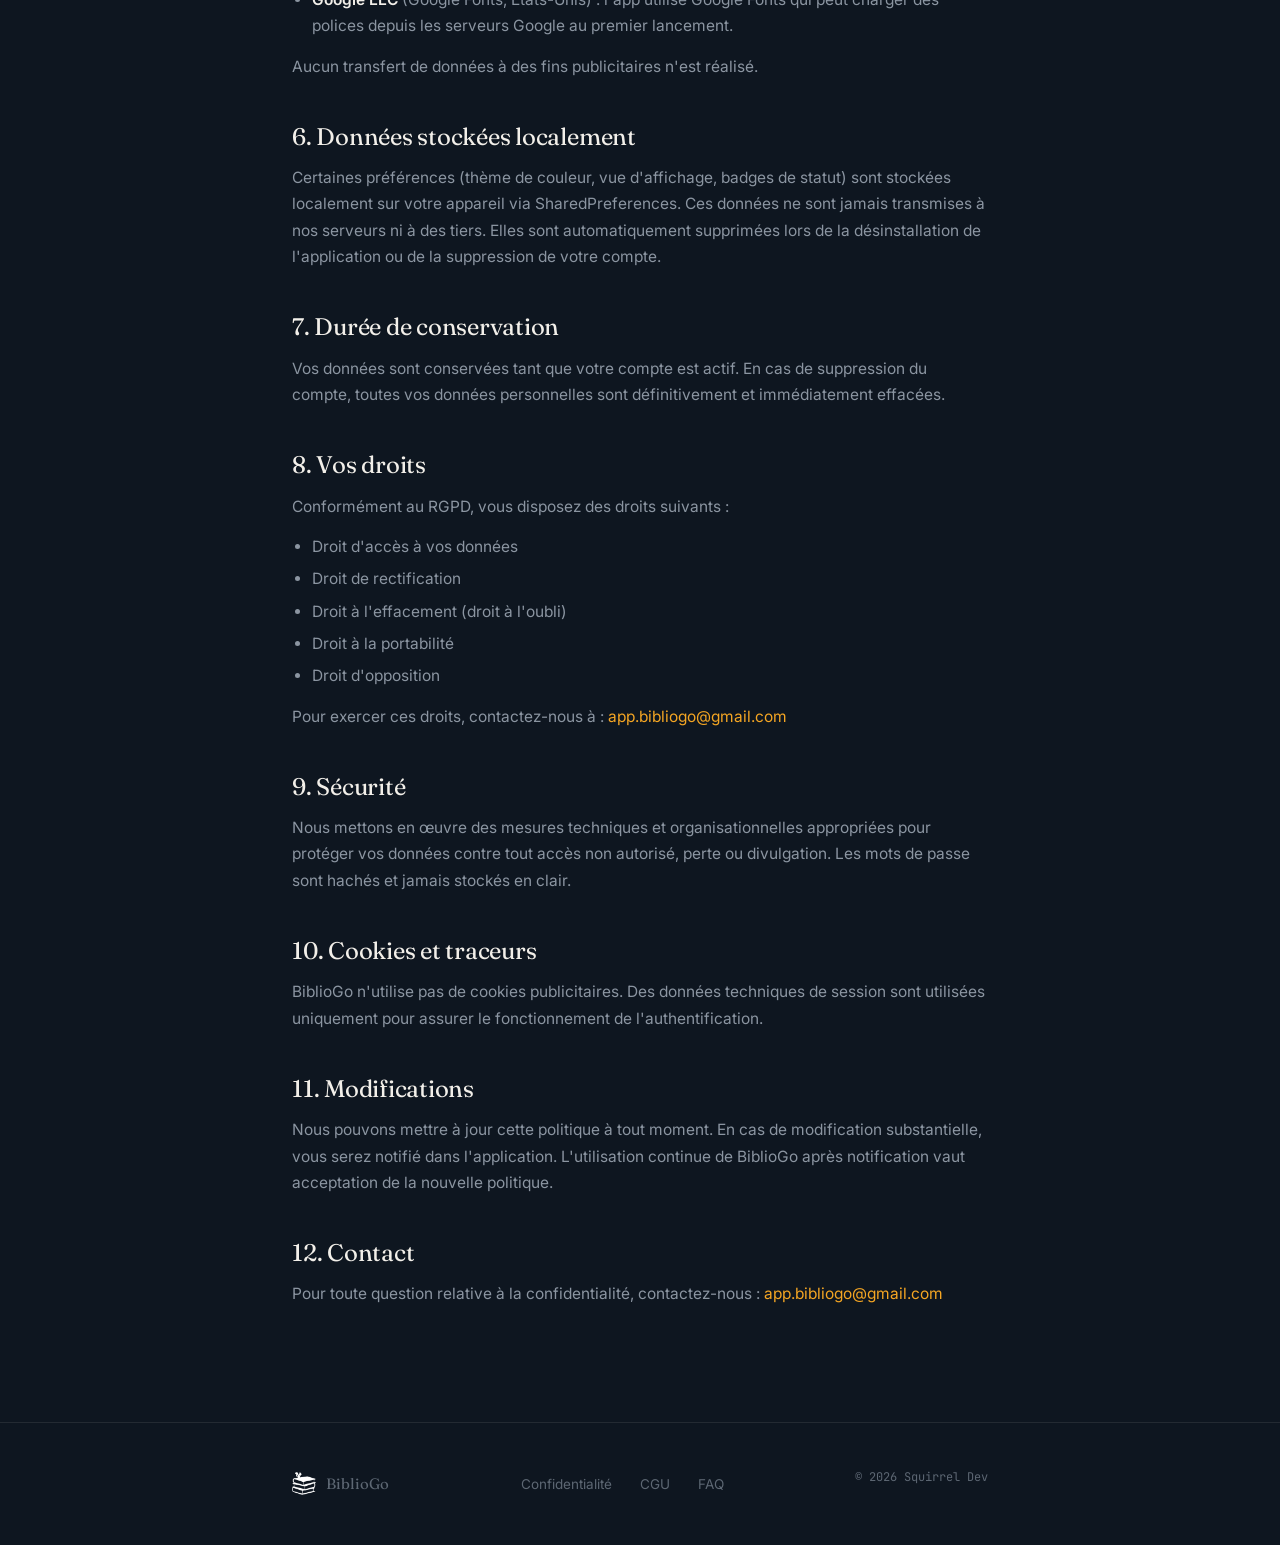
<file: privacy.html>
<!DOCTYPE html>
<html lang="fr">
<head>
<meta charset="UTF-8">
<meta name="viewport" content="width=device-width, initial-scale=1.0">
<title>BiblioGo · Politique de confidentialité</title>
<meta name="description" content="Politique de confidentialité de l'application BiblioGo.">
<link rel="icon" href="/assets/favicon.ico" sizes="any">
<link rel="icon" type="image/png" sizes="192x192" href="/assets/icon-192.png">
<link rel="apple-touch-icon" href="/assets/apple-touch-icon.png">
<link rel="alternate" hreflang="fr" href="https://bibliogo.fr/privacy.html">
<link rel="alternate" hreflang="en" href="https://bibliogo.fr/en/privacy.html">
<link rel="preconnect" href="https://fonts.googleapis.com">
<link rel="preconnect" href="https://fonts.gstatic.com" crossorigin>
<link href="https://fonts.googleapis.com/css2?family=Fraunces:ital,opsz,wght@0,9..144,300;0,9..144,400;0,9..144,500;0,9..144,600;1,9..144,400;1,9..144,500&family=Inter:wght@400;500;600;700&family=JetBrains+Mono:wght@400;500&display=swap" rel="stylesheet">
<link rel="stylesheet" href="/assets/style.css">
<link rel="stylesheet" href="/assets/legal.css">
</head>
<body>

<header>
  <div class="nav">
    <a href="/index.html" class="brand">
      <img class="brand-mark" src="assets/logo-mark-white.png" alt="" aria-hidden="true">
      BiblioGo
    </a>
    <a class="back-link" href="/index.html">Retour à l'accueil</a>
  </div>
</header>

<main>
  <div class="wrap">
    <h1>Politique de confidentialité</h1>
    <p class="updated">Dernière mise à jour : mars 2026</p>
    <p><a href="/en/privacy.html">Read this page in English →</a></p>

    <h2>1. Qui sommes-nous ?</h2>
    <p>BiblioGo est une application mobile de gestion de bibliothèque personnelle. Le responsable du traitement des données est l'équipe BiblioGo, joignable à l'adresse : <a href="mailto:app.bibliogo@gmail.com">app.bibliogo@gmail.com</a>.</p>

    <h2>2. Données collectées</h2>
    <p>Nous collectons les données suivantes :</p>
    <ul>
      <li>Adresse e-mail et mot de passe (à l'inscription)</li>
      <li>Nom d'utilisateur et photo de profil (facultatif)</li>
      <li>Bibliothèque personnelle : livres ajoutés, statuts, notes, tags, étagères</li>
      <li>Code ami (généré automatiquement)</li>
      <li>Images de couverture téléchargées par l'utilisateur</li>
      <li>Données d'utilisation anonymisées (statistiques de lecture)</li>
    </ul>

    <h2>3. Finalités du traitement</h2>
    <p>Vos données sont utilisées pour :</p>
    <ul>
      <li>Fournir et améliorer les fonctionnalités de l'application</li>
      <li>Permettre le partage entre amis</li>
      <li>Synchroniser votre bibliothèque entre appareils</li>
      <li>Générer vos statistiques personnelles de lecture</li>
      <li>Assurer la sécurité et prévenir les abus</li>
    </ul>

    <h2>4. Base légale</h2>
    <p>Le traitement de vos données repose sur votre consentement lors de la création de votre compte, ainsi que sur l'exécution du contrat (fourniture du service).</p>

    <h2>5. Partage des données et services tiers</h2>
    <p>Nous ne vendons ni ne louons vos données personnelles à des tiers. Vos données peuvent être partagées avec les services suivants :</p>
    <ul>
      <li><strong>Supabase</strong> : hébergement et authentification sécurisée</li>
      <li><strong>Vos amis sur BiblioGo</strong>, dans la limite de ce que vous rendez visible</li>
      <li><strong>DeepL SE</strong> (Allemagne) : les noms de catégories de livres sont transmis à l'API DeepL pour traduction automatique. Aucune donnée personnelle n'est transmise.</li>
      <li><strong>Google LLC</strong> (Google Books API, États-Unis) : les recherches de livres peuvent être transmises pour enrichir les résultats de recherche.</li>
      <li><strong>ISBNDB</strong> : les codes ISBN scannés sont transmis pour récupérer les informations des livres.</li>
      <li><strong>RevenueCat Inc.</strong> (États-Unis) : la gestion des abonnements Premium est assurée par RevenueCat. RevenueCat collecte votre identifiant utilisateur anonyme et les informations d'abonnement.</li>
      <li><strong>Google LLC</strong> (Google Fonts, États-Unis) : l'app utilise Google Fonts qui peut charger des polices depuis les serveurs Google au premier lancement.</li>
    </ul>
    <p>Aucun transfert de données à des fins publicitaires n'est réalisé.</p>

    <h2>6. Données stockées localement</h2>
    <p>Certaines préférences (thème de couleur, vue d'affichage, badges de statut) sont stockées localement sur votre appareil via SharedPreferences. Ces données ne sont jamais transmises à nos serveurs ni à des tiers. Elles sont automatiquement supprimées lors de la désinstallation de l'application ou de la suppression de votre compte.</p>

    <h2>7. Durée de conservation</h2>
    <p>Vos données sont conservées tant que votre compte est actif. En cas de suppression du compte, toutes vos données personnelles sont définitivement et immédiatement effacées.</p>

    <h2>8. Vos droits</h2>
    <p>Conformément au RGPD, vous disposez des droits suivants :</p>
    <ul>
      <li>Droit d'accès à vos données</li>
      <li>Droit de rectification</li>
      <li>Droit à l'effacement (droit à l'oubli)</li>
      <li>Droit à la portabilité</li>
      <li>Droit d'opposition</li>
    </ul>
    <p>Pour exercer ces droits, contactez-nous à : <a href="mailto:app.bibliogo@gmail.com">app.bibliogo@gmail.com</a></p>

    <h2>9. Sécurité</h2>
    <p>Nous mettons en œuvre des mesures techniques et organisationnelles appropriées pour protéger vos données contre tout accès non autorisé, perte ou divulgation. Les mots de passe sont hachés et jamais stockés en clair.</p>

    <h2>10. Cookies et traceurs</h2>
    <p>BiblioGo n'utilise pas de cookies publicitaires. Des données techniques de session sont utilisées uniquement pour assurer le fonctionnement de l'authentification.</p>

    <h2>11. Modifications</h2>
    <p>Nous pouvons mettre à jour cette politique à tout moment. En cas de modification substantielle, vous serez notifié dans l'application. L'utilisation continue de BiblioGo après notification vaut acceptation de la nouvelle politique.</p>

    <h2>12. Contact</h2>
    <p>Pour toute question relative à la confidentialité, contactez-nous : <a href="mailto:app.bibliogo@gmail.com">app.bibliogo@gmail.com</a></p>
  </div>
</main>

<footer>
  <div class="wrap foot-inner">
    <a href="/index.html" class="foot-brand">
      <img class="brand-mark" src="assets/logo-mark-white.png" alt="" aria-hidden="true">
      BiblioGo
    </a>
    <div class="foot-links">
      <a href="/privacy.html">Confidentialité</a>
      <a href="/terms.html">CGU</a>
      <a href="/faq.html">FAQ</a>
    </div>
    <p style="font-family:'JetBrains Mono',monospace;font-size:12px;color:var(--text-faint);">© 2026 Squirrel Dev</p>
  </div>
</footer>

</body>
</html>
</file>
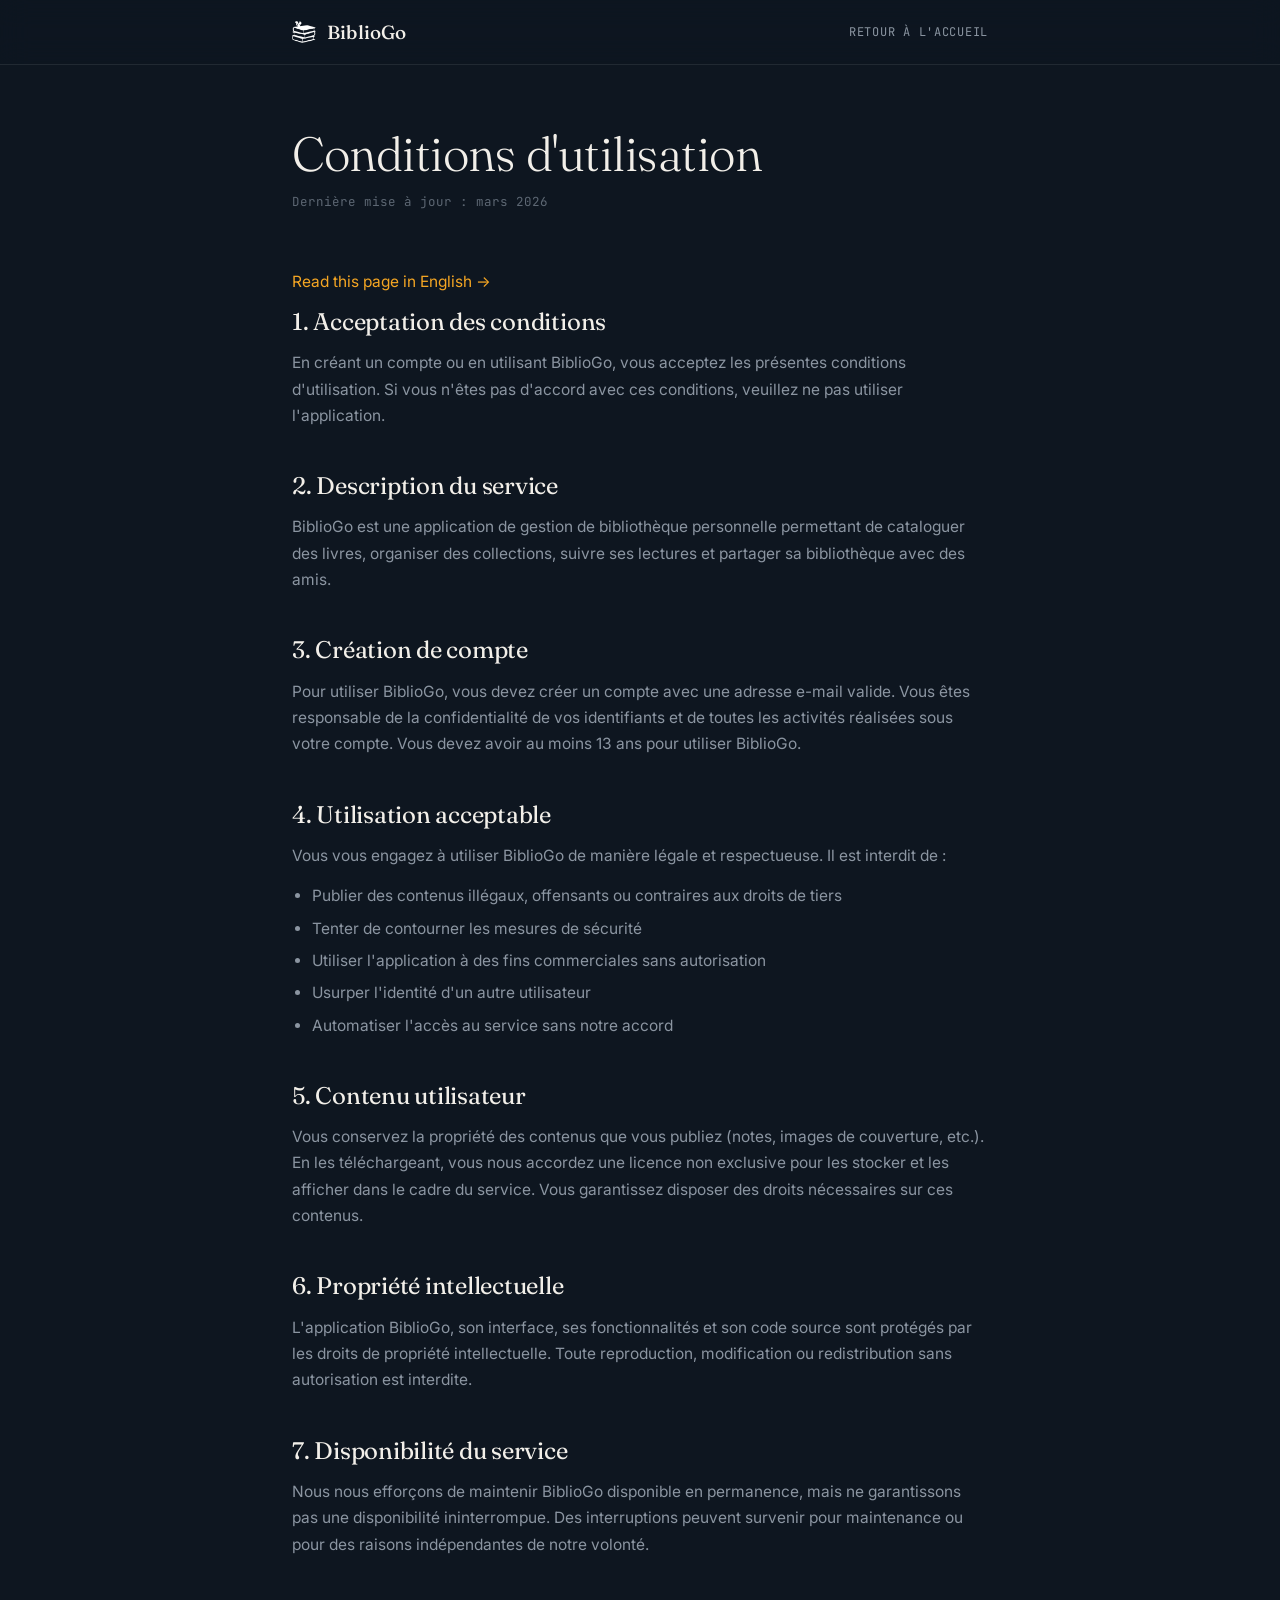
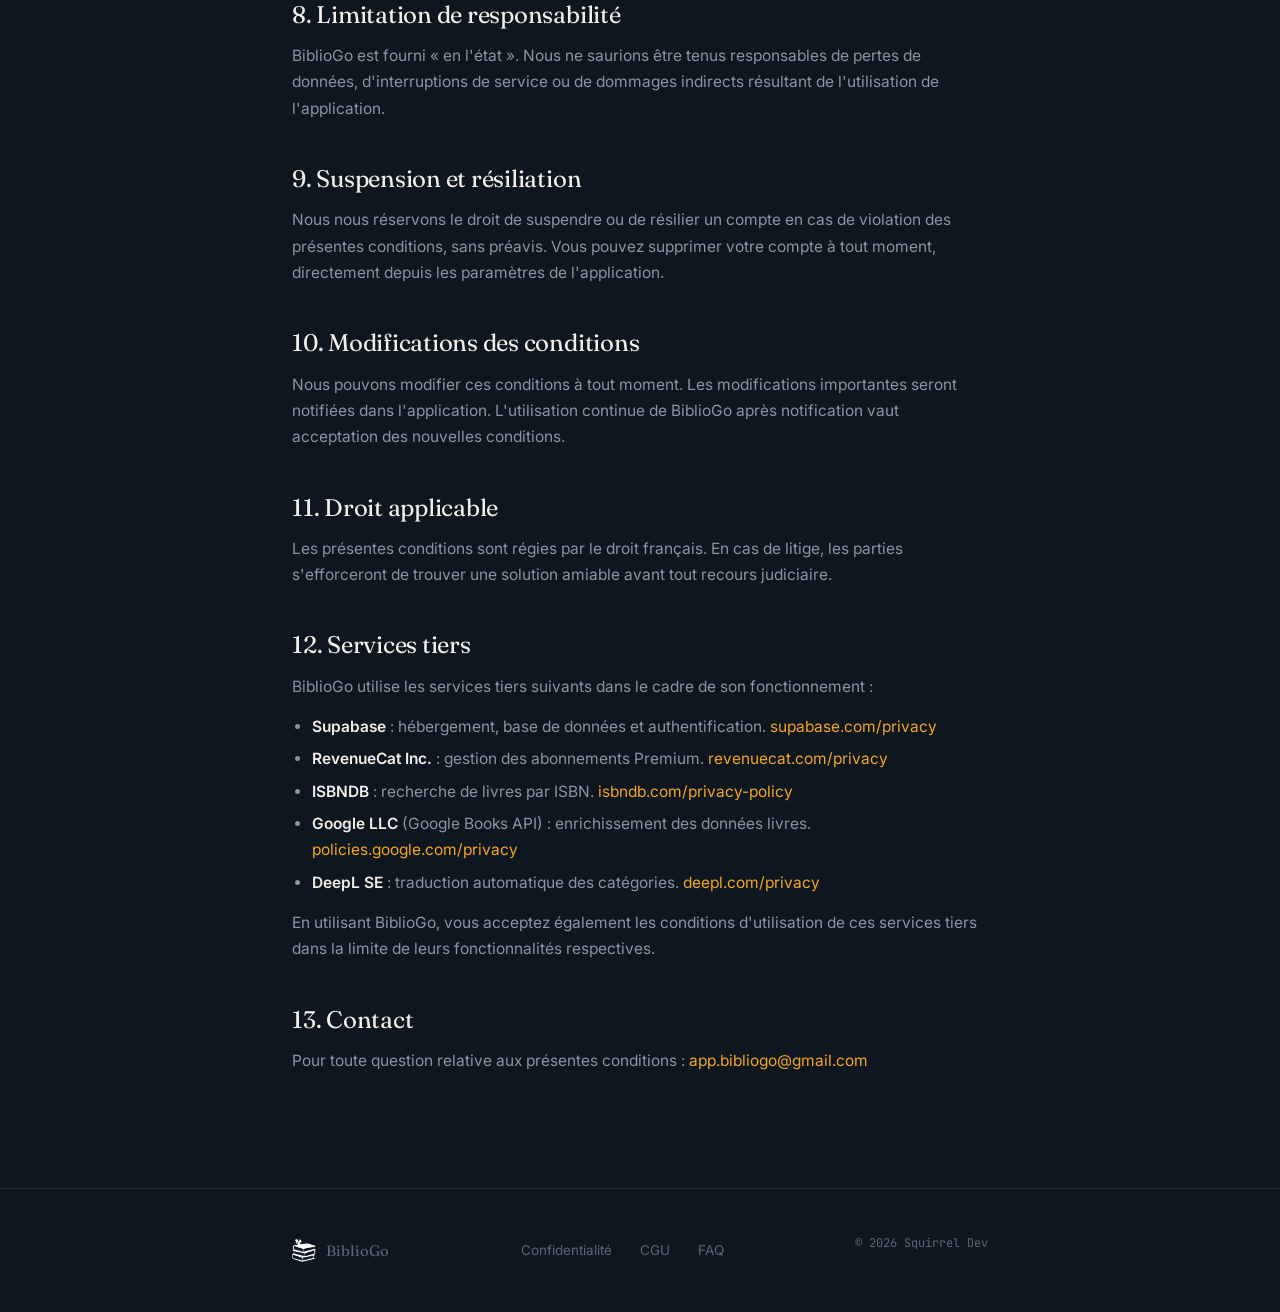
<file: terms.html>
<!DOCTYPE html>
<html lang="fr">
<head>
<meta charset="UTF-8">
<meta name="viewport" content="width=device-width, initial-scale=1.0">
<title>BiblioGo · Conditions d'utilisation</title>
<meta name="description" content="Conditions d'utilisation de l'application BiblioGo.">
<link rel="icon" href="/assets/favicon.ico" sizes="any">
<link rel="icon" type="image/png" sizes="192x192" href="/assets/icon-192.png">
<link rel="apple-touch-icon" href="/assets/apple-touch-icon.png">
<link rel="alternate" hreflang="fr" href="https://bibliogo.fr/terms.html">
<link rel="alternate" hreflang="en" href="https://bibliogo.fr/en/terms.html">
<link rel="preconnect" href="https://fonts.googleapis.com">
<link rel="preconnect" href="https://fonts.gstatic.com" crossorigin>
<link href="https://fonts.googleapis.com/css2?family=Fraunces:ital,opsz,wght@0,9..144,300;0,9..144,400;0,9..144,500;0,9..144,600;1,9..144,400;1,9..144,500&family=Inter:wght@400;500;600;700&family=JetBrains+Mono:wght@400;500&display=swap" rel="stylesheet">
<link rel="stylesheet" href="/assets/style.css">
<link rel="stylesheet" href="/assets/legal.css">
</head>
<body>

<header>
  <div class="nav">
    <a href="/index.html" class="brand">
      <img class="brand-mark" src="assets/logo-mark-white.png" alt="" aria-hidden="true">
      BiblioGo
    </a>
    <a class="back-link" href="/index.html">Retour à l'accueil</a>
  </div>
</header>

<main>
  <div class="wrap">
    <h1>Conditions d'utilisation</h1>
    <p class="updated">Dernière mise à jour : mars 2026</p>
    <p><a href="/en/terms.html">Read this page in English →</a></p>

    <h2>1. Acceptation des conditions</h2>
    <p>En créant un compte ou en utilisant BiblioGo, vous acceptez les présentes conditions d'utilisation. Si vous n'êtes pas d'accord avec ces conditions, veuillez ne pas utiliser l'application.</p>

    <h2>2. Description du service</h2>
    <p>BiblioGo est une application de gestion de bibliothèque personnelle permettant de cataloguer des livres, organiser des collections, suivre ses lectures et partager sa bibliothèque avec des amis.</p>

    <h2>3. Création de compte</h2>
    <p>Pour utiliser BiblioGo, vous devez créer un compte avec une adresse e-mail valide. Vous êtes responsable de la confidentialité de vos identifiants et de toutes les activités réalisées sous votre compte. Vous devez avoir au moins 13 ans pour utiliser BiblioGo.</p>

    <h2>4. Utilisation acceptable</h2>
    <p>Vous vous engagez à utiliser BiblioGo de manière légale et respectueuse. Il est interdit de :</p>
    <ul>
      <li>Publier des contenus illégaux, offensants ou contraires aux droits de tiers</li>
      <li>Tenter de contourner les mesures de sécurité</li>
      <li>Utiliser l'application à des fins commerciales sans autorisation</li>
      <li>Usurper l'identité d'un autre utilisateur</li>
      <li>Automatiser l'accès au service sans notre accord</li>
    </ul>

    <h2>5. Contenu utilisateur</h2>
    <p>Vous conservez la propriété des contenus que vous publiez (notes, images de couverture, etc.). En les téléchargeant, vous nous accordez une licence non exclusive pour les stocker et les afficher dans le cadre du service. Vous garantissez disposer des droits nécessaires sur ces contenus.</p>

    <h2>6. Propriété intellectuelle</h2>
    <p>L'application BiblioGo, son interface, ses fonctionnalités et son code source sont protégés par les droits de propriété intellectuelle. Toute reproduction, modification ou redistribution sans autorisation est interdite.</p>

    <h2>7. Disponibilité du service</h2>
    <p>Nous nous efforçons de maintenir BiblioGo disponible en permanence, mais ne garantissons pas une disponibilité ininterrompue. Des interruptions peuvent survenir pour maintenance ou pour des raisons indépendantes de notre volonté.</p>

    <h2>8. Limitation de responsabilité</h2>
    <p>BiblioGo est fourni « en l'état ». Nous ne saurions être tenus responsables de pertes de données, d'interruptions de service ou de dommages indirects résultant de l'utilisation de l'application.</p>

    <h2>9. Suspension et résiliation</h2>
    <p>Nous nous réservons le droit de suspendre ou de résilier un compte en cas de violation des présentes conditions, sans préavis. Vous pouvez supprimer votre compte à tout moment, directement depuis les paramètres de l'application.</p>

    <h2>10. Modifications des conditions</h2>
    <p>Nous pouvons modifier ces conditions à tout moment. Les modifications importantes seront notifiées dans l'application. L'utilisation continue de BiblioGo après notification vaut acceptation des nouvelles conditions.</p>

    <h2>11. Droit applicable</h2>
    <p>Les présentes conditions sont régies par le droit français. En cas de litige, les parties s'efforceront de trouver une solution amiable avant tout recours judiciaire.</p>

    <h2>12. Services tiers</h2>
    <p>BiblioGo utilise les services tiers suivants dans le cadre de son fonctionnement :</p>
    <ul>
      <li><strong>Supabase</strong> : hébergement, base de données et authentification. <a href="https://supabase.com/privacy" target="_blank" rel="noopener">supabase.com/privacy</a></li>
      <li><strong>RevenueCat Inc.</strong> : gestion des abonnements Premium. <a href="https://www.revenuecat.com/privacy" target="_blank" rel="noopener">revenuecat.com/privacy</a></li>
      <li><strong>ISBNDB</strong> : recherche de livres par ISBN. <a href="https://isbndb.com/privacy-policy" target="_blank" rel="noopener">isbndb.com/privacy-policy</a></li>
      <li><strong>Google LLC</strong> (Google Books API) : enrichissement des données livres. <a href="https://policies.google.com/privacy" target="_blank" rel="noopener">policies.google.com/privacy</a></li>
      <li><strong>DeepL SE</strong> : traduction automatique des catégories. <a href="https://www.deepl.com/privacy" target="_blank" rel="noopener">deepl.com/privacy</a></li>
    </ul>
    <p>En utilisant BiblioGo, vous acceptez également les conditions d'utilisation de ces services tiers dans la limite de leurs fonctionnalités respectives.</p>

    <h2>13. Contact</h2>
    <p>Pour toute question relative aux présentes conditions : <a href="mailto:app.bibliogo@gmail.com">app.bibliogo@gmail.com</a></p>
  </div>
</main>

<footer>
  <div class="wrap foot-inner">
    <a href="/index.html" class="foot-brand">
      <img class="brand-mark" src="assets/logo-mark-white.png" alt="" aria-hidden="true">
      BiblioGo
    </a>
    <div class="foot-links">
      <a href="/privacy.html">Confidentialité</a>
      <a href="/terms.html">CGU</a>
      <a href="/faq.html">FAQ</a>
    </div>
    <p style="font-family:'JetBrains Mono',monospace;font-size:12px;color:var(--text-faint);">© 2026 Squirrel Dev</p>
  </div>
</footer>

</body>
</html>
</file>
<file: assets/style.css>
:root{
  --bg:#0E1620;
  --bg-alt:#141F2C;
  --bg-raised:#182333;
  --amber:#F5A623;
  --amber-dim:#B37A1C;
  --text:#F2EFE9;
  --text-dim:#8B95A1;
  --text-faint:#5D6773;
  --line: rgba(242,239,233,0.09);
  --line-strong: rgba(242,239,233,0.16);
}

*{margin:0;padding:0;box-sizing:border-box;}
html{scroll-behavior:smooth;}

body{
  background:var(--bg);
  color:var(--text);
  font-family:'Inter', sans-serif;
  -webkit-font-smoothing:antialiased;
  overflow-x:hidden;
}

::selection{ background:var(--amber); color:#0E1620; }

.wrap{ max-width:1180px; margin:0 auto; padding:0 32px; }
a{ color:inherit; text-decoration:none; }

.mono{ font-family:'JetBrains Mono', monospace; letter-spacing:0.04em; }

.eyebrow{
  font-family:'JetBrains Mono', monospace;
  font-size:12px;
  letter-spacing:0.16em;
  text-transform:uppercase;
  color:var(--amber);
  display:flex;
  align-items:center;
  gap:11px;
}
.eyebrow::before{ content:none; }

h1,h2,h3{
  font-family:'Fraunces', serif;
  font-weight:400;
  letter-spacing:-0.01em;
  line-height:1.05;
}
em{ font-style:italic; color:var(--amber); font-weight:400; }

/* ---------- NAV (commun à toutes les pages) ---------- */
header{
  position:sticky; top:0; z-index:50;
  background:rgba(14,22,32,0.78);
  backdrop-filter:blur(14px);
  border-bottom:1px solid var(--line);
}
.nav{
  display:flex; align-items:center; justify-content:space-between;
  padding:20px 32px; max-width:1180px; margin:0 auto;
}
.brand{
  display:flex; align-items:center; gap:11px;
  font-family:'Fraunces', serif; font-weight:500; font-size:19px;
  letter-spacing:0.01em;
}
.brand-mark{
  width:24px; height:24px;
  object-fit:contain;
  flex:none;
  display:block;
}
.nav-links{ display:flex; gap:38px; font-size:14px; color:var(--text-dim); }
.nav-links a{ transition:color .15s ease; }
.nav-links a:hover{ color:var(--text); }
.nav-cta{
  font-family:'JetBrains Mono', monospace;
  font-size:12px; letter-spacing:0.08em; text-transform:uppercase;
  background:var(--amber); color:#151008;
  padding:11px 20px; border-radius:3px;
  font-weight:500;
  transition:background .15s ease, transform .15s ease;
}
.nav-cta:hover{ background:#FFC15C; transform:translateY(-1px); }
.back-link{
  font-family:'JetBrains Mono', monospace;
  font-size:12px; letter-spacing:0.06em; text-transform:uppercase;
  color:var(--text-dim);
}
.back-link:hover{ color:var(--text); }

/* ---------- FOOTER (commun à toutes les pages) ---------- */
footer{ border-top:1px solid var(--line); padding:44px 0; }
.foot-inner{
  display:flex; justify-content:space-between; align-items:center;
  flex-wrap:wrap; gap:16px;
}
.foot-brand{
  display:flex; align-items:center; gap:10px;
  font-family:'Fraunces', serif; font-weight:400; font-size:15px;
  color:var(--text-faint);
}
.foot-links{ display:flex; gap:28px; font-size:13.5px; color:var(--text-faint); }
.foot-links a{ transition:color .15s ease; }
.foot-links a:hover{ color:var(--text); }

/* ---------- ACCESSIBILITÉ (commun) ---------- */
@media (prefers-reduced-motion: reduce){
  *{ animation-duration:0.01ms !important; animation-iteration-count:1 !important; transition-duration:0.01ms !important; scroll-behavior:auto !important; }
}

a:focus-visible, button:focus-visible{
  outline:2px solid var(--amber);
  outline-offset:2px;
}

@media (max-width: 480px){
  .nav{ padding:16px 20px; }
  .wrap{ padding:0 20px; }
}
</file>
<file: assets/legal.css>
/* Surcharge de largeur : les pages juridiques utilisent une colonne
   de lecture plus étroite que le reste du site (760px vs 1180px) */
.wrap, .nav{ max-width:760px; }

main{ padding:64px 0 100px; }

h1{
  font-family:'Fraunces', serif;
  font-weight:300;
  font-size:clamp(32px, 4.4vw, 48px);
  margin-bottom:12px;
}
.updated{
  font-family:'JetBrains Mono', monospace;
  font-size:12.5px;
  color:var(--text-faint);
  margin-bottom:56px;
}
h2{
  font-family:'Fraunces', serif;
  font-weight:400;
  font-size:24px;
  margin:44px 0 16px;
}
h2:first-of-type{ margin-top:0; }
p{
  font-size:15.5px;
  line-height:1.7;
  color:var(--text-dim);
  margin-bottom:14px;
}
ul{
  margin:0 0 14px 0;
  padding-left:20px;
}
li{
  font-size:15.5px;
  line-height:1.7;
  color:var(--text-dim);
  margin-bottom:6px;
}
strong{ color:var(--text); font-weight:600; }

/* Liens de contenu (mailto, services tiers) : soulignés au survol,
   contrairement aux liens de nav/footer du reste du site */
main a{ color:var(--amber); text-decoration:none; }
main a:hover{ text-decoration:underline; }

@media (max-width: 480px){
  main{ padding:48px 0 72px; }
}
</file>
